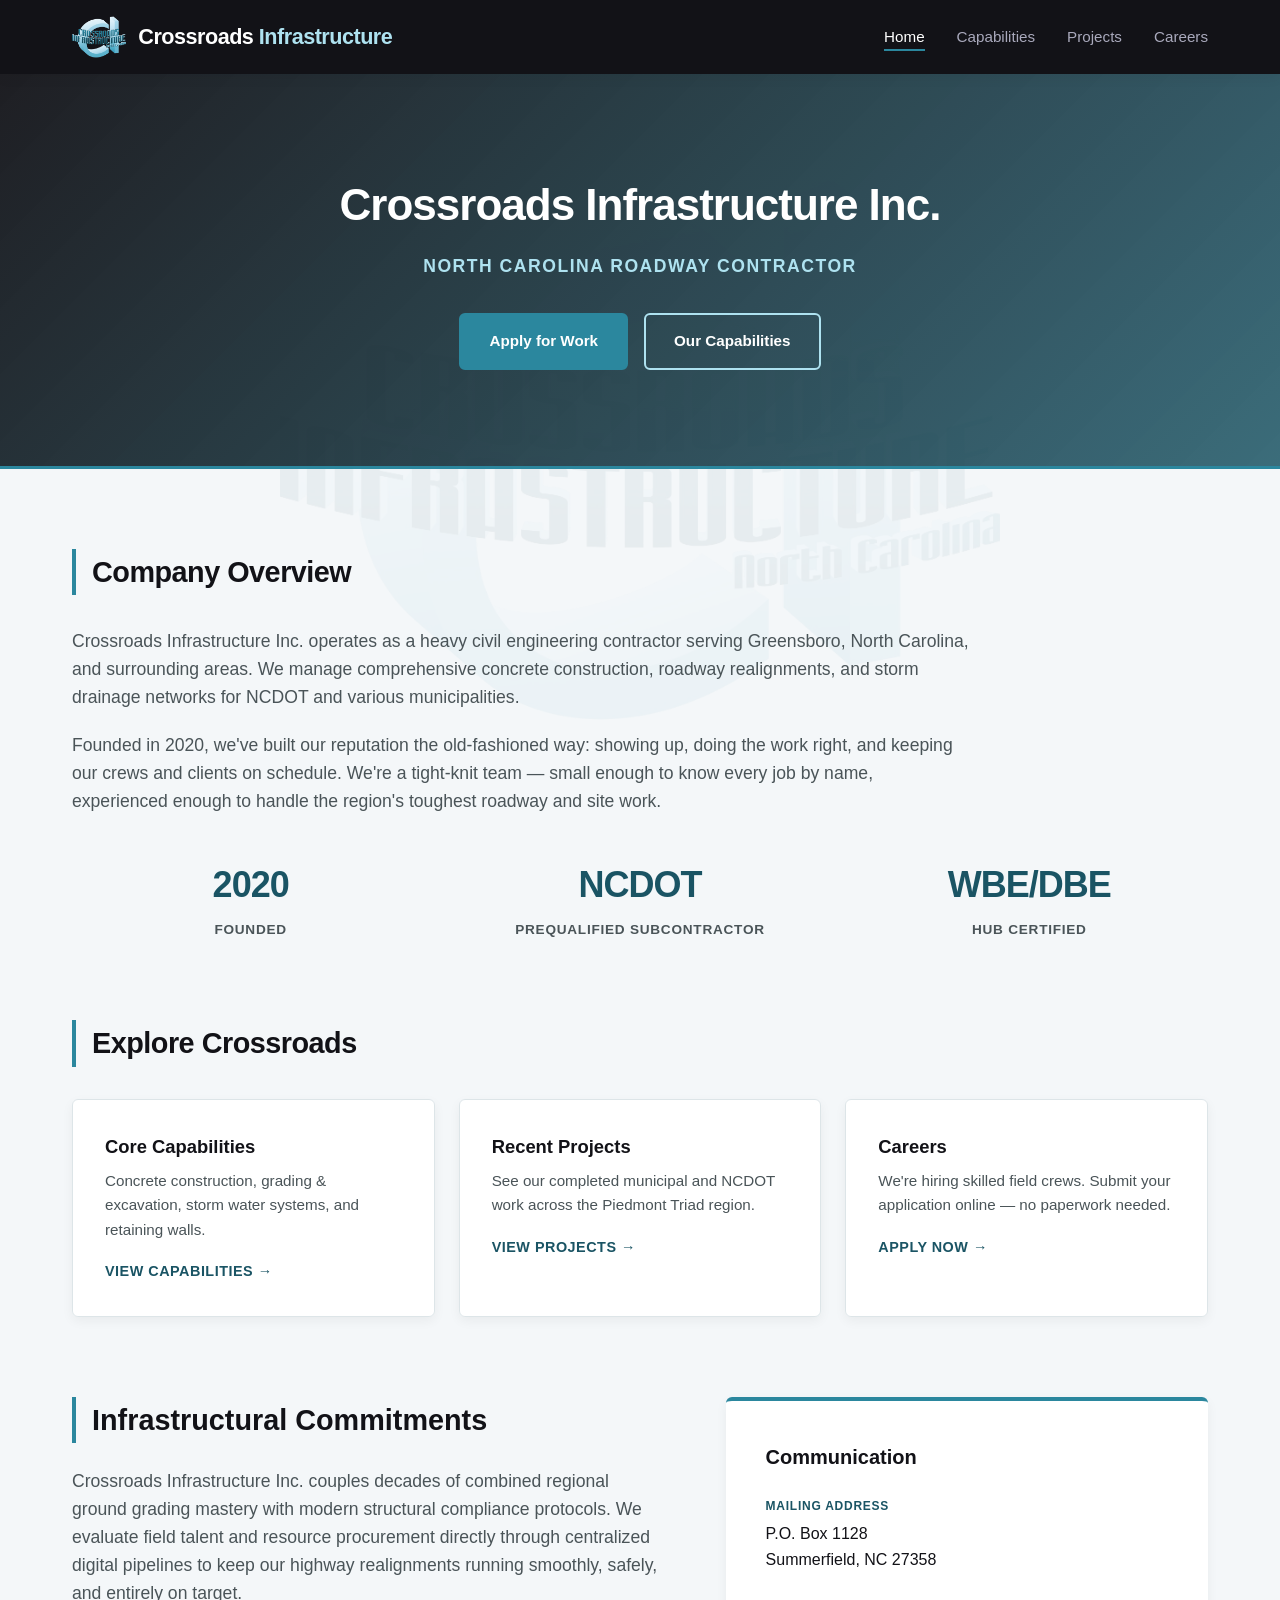
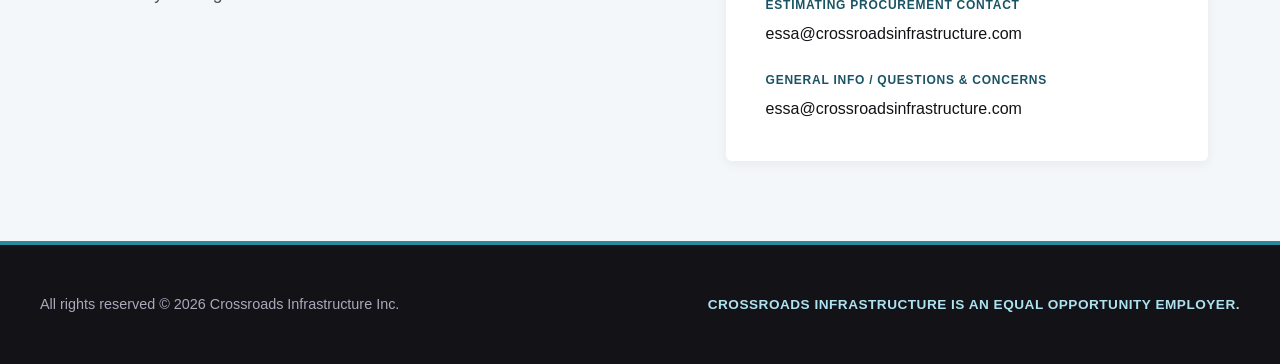
<file: index.html>
<!DOCTYPE html>
<html lang="en-US">
<head>
    <meta charset="UTF-8">
    <meta name="viewport" content="width=device-width, initial-scale=1.0">
    <title>Crossroads Infrastructure Inc. | North Carolina Roadway Contractor</title>
    <meta name="description" content="Crossroads Infrastructure Inc. is a heavy civil contractor serving Greensboro, NC and the surrounding region — concrete construction, grading, storm drainage, and retaining walls for NCDOT and municipal clients.">
    <link rel="stylesheet" href="assets/css/style.css">
</head>
<body>

    <div class="site-bg-logo"><img src="assets/images/logo.png" alt=""></div>

    <header>
        <div class="nav-container">
            <div class="logo-area">
                <img src="assets/images/logo.png" alt="Crossroads Infrastructure logo">
                <div class="logo-text">Crossroads <span>Infrastructure</span></div>
            </div>
            <nav>
                <ul>
                    <li><a href="index.html" class="active">Home</a></li>
                    <li><a href="capabilities.html">Capabilities</a></li>
                    <li><a href="projects.html">Projects</a></li>
                    <li><a href="careers.html">Careers</a></li>
                </ul>
            </nav>
        </div>
    </header>

    <div class="hero">
        <div class="hero-content">
            <h1>Crossroads Infrastructure Inc.</h1>
            <p>North Carolina Roadway Contractor</p>
            <div class="hero-ctas">
                <a href="careers.html" class="btn-cta primary">Apply for Work</a>
                <a href="capabilities.html" class="btn-cta secondary">Our Capabilities</a>
            </div>
        </div>
    </div>

    <section id="about">
        <h2 class="section-title">Company Overview</h2>
        <div class="about-text">
            <p>Crossroads Infrastructure Inc. operates as a heavy civil engineering contractor serving Greensboro, North Carolina, and surrounding areas. We manage comprehensive concrete construction, roadway realignments, and storm drainage networks for NCDOT and various municipalities.</p>
            <p>Founded in 2020, we've built our reputation the old-fashioned way: showing up, doing the work right, and keeping our crews and clients on schedule. We're a tight-knit team — small enough to know every job by name, experienced enough to handle the region's toughest roadway and site work.</p>
        </div>
        <div class="stats-strip" style="margin-top: 2.5rem;">
            <div class="stat-item">
                <div class="stat-num">2020</div>
                <div class="stat-label">Founded</div>
            </div>
            <div class="stat-item">
                <div class="stat-num">NCDOT</div>
                <div class="stat-label">Prequalified Subcontractor</div>
            </div>
            <div class="stat-item">
                <div class="stat-num">WBE/DBE</div>
                <div class="stat-label">HUB Certified</div>
            </div>
        </div>
    </section>

    <section id="explore">
        <h2 class="section-title">Explore Crossroads</h2>
        <div class="teaser-grid">
            <a href="capabilities.html" class="teaser-card">
                <h4>Core Capabilities</h4>
                <p>Concrete construction, grading & excavation, storm water systems, and retaining walls.</p>
                <span class="teaser-link">View Capabilities &rarr;</span>
            </a>
            <a href="projects.html" class="teaser-card">
                <h4>Recent Projects</h4>
                <p>See our completed municipal and NCDOT work across the Piedmont Triad region.</p>
                <span class="teaser-link">View Projects &rarr;</span>
            </a>
            <a href="careers.html" class="teaser-card">
                <h4>Careers</h4>
                <p>We're hiring skilled field crews. Submit your application online — no paperwork needed.</p>
                <span class="teaser-link">Apply Now &rarr;</span>
            </a>
        </div>
    </section>

    <div class="bottom-layout-grid">
        <div class="about-text">
            <h2 style="font-size: 1.8rem; font-weight: 700; margin-bottom: 1.5rem; border-left: 4px solid var(--primary); padding-left: 1rem; color: var(--dark);">Infrastructural Commitments</h2>
            <p>Crossroads Infrastructure Inc. couples decades of combined regional ground grading mastery with modern structural compliance protocols. We evaluate field talent and resource procurement directly through centralized digital pipelines to keep our highway realignments running smoothly, safely, and entirely on target.</p>
        </div>

        <div class="contact-card">
            <h3>Communication</h3>
            <ul class="info-list">
                <li>
                    <label>Mailing Address</label>
                    <span>P.O. Box 1128<br>Summerfield, NC 27358</span>
                </li>
                <li>
                    <label>Estimating Procurement Contact</label>
                    <a href="mailto:essa@crossroadsinfrastructure.com">essa@crossroadsinfrastructure.com</a>
                </li>
                <li>
                    <label>General Info / Questions & Concerns</label>
                    <a href="mailto:essa@crossroadsinfrastructure.com">essa@crossroadsinfrastructure.com</a>
                </li>
            </ul>
        </div>
    </div>

    <footer>
        <p>
            <span>All rights reserved &copy; 2026 Crossroads Infrastructure Inc.</span>
            <span class="eeo-tag">Crossroads Infrastructure is an equal opportunity employer.</span>
        </p>
    </footer>

</body>
</html>
</file>
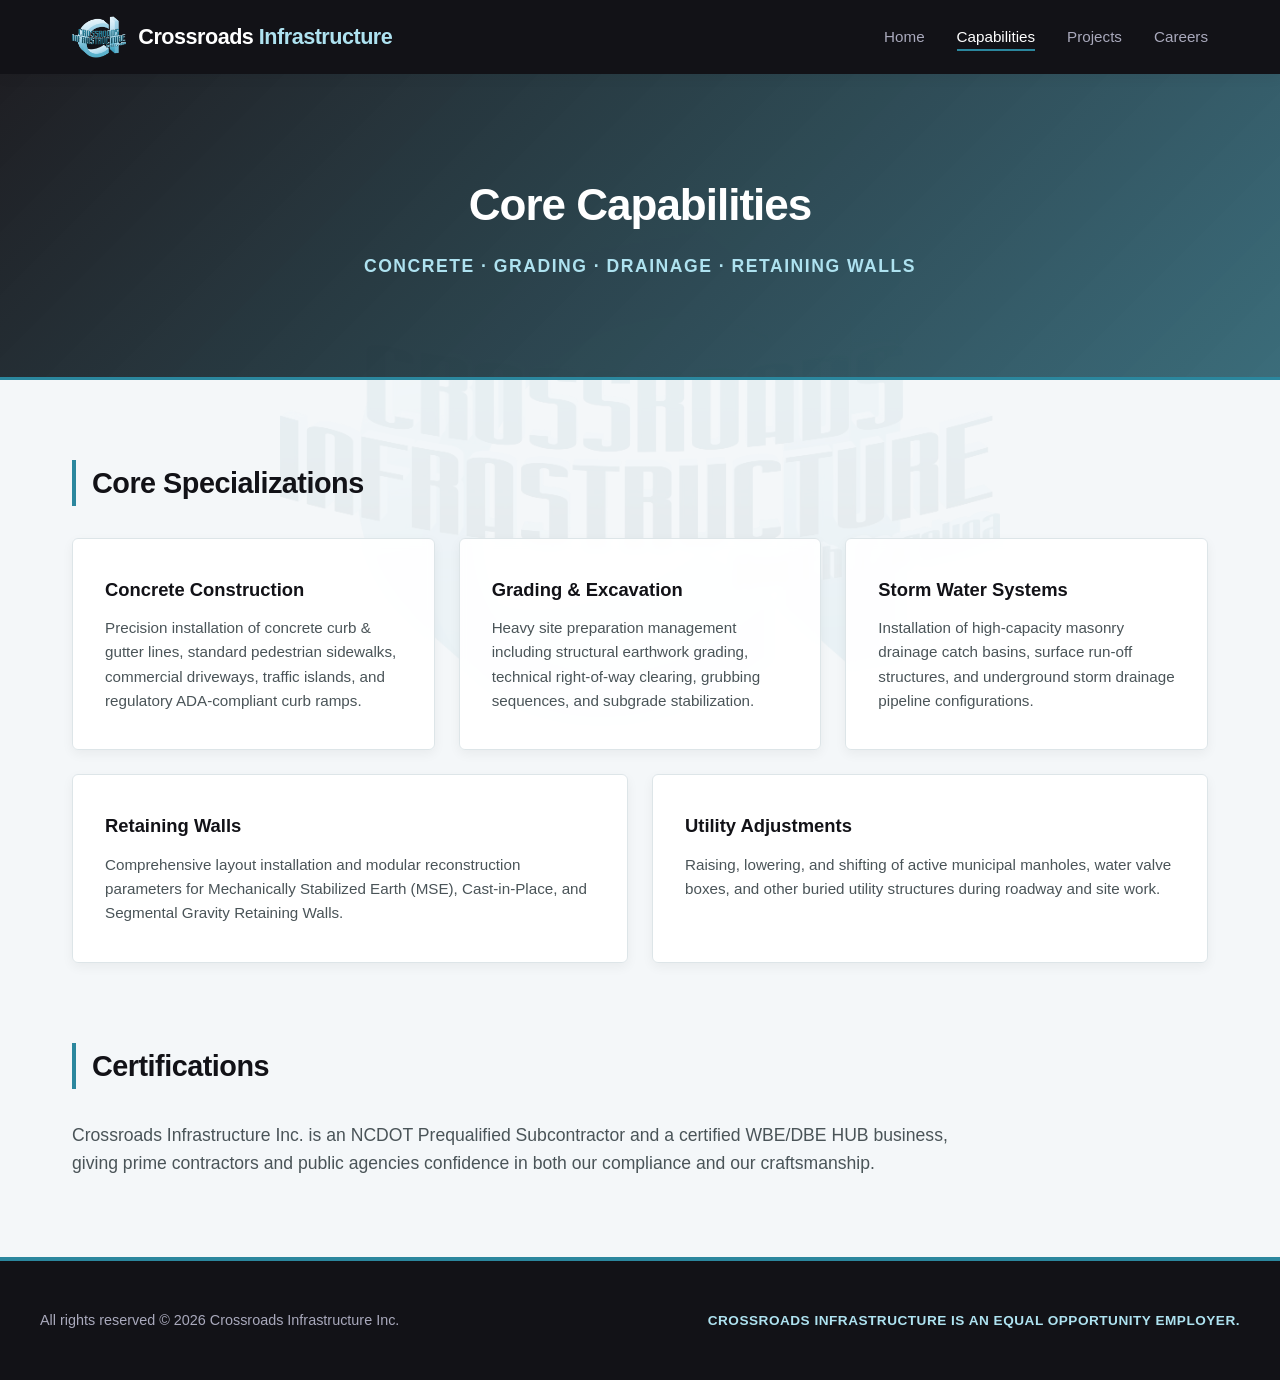
<file: capabilities.html>
<!DOCTYPE html>
<html lang="en-US">
<head>
    <meta charset="UTF-8">
    <meta name="viewport" content="width=device-width, initial-scale=1.0">
    <title>Capabilities | Crossroads Infrastructure Inc.</title>
    <meta name="description" content="Concrete construction, grading & excavation, storm water systems, and retaining walls — the core specializations of Crossroads Infrastructure Inc.">
    <link rel="stylesheet" href="assets/css/style.css">
</head>
<body>

    <div class="site-bg-logo"><img src="assets/images/logo.png" alt=""></div>

    <header>
        <div class="nav-container">
            <div class="logo-area">
                <img src="assets/images/logo.png" alt="Crossroads Infrastructure logo">
                <div class="logo-text">Crossroads <span>Infrastructure</span></div>
            </div>
            <nav>
                <ul>
                    <li><a href="index.html">Home</a></li>
                    <li><a href="capabilities.html" class="active">Capabilities</a></li>
                    <li><a href="projects.html">Projects</a></li>
                    <li><a href="careers.html">Careers</a></li>
                </ul>
            </nav>
        </div>
    </header>

    <div class="hero">
        <div class="hero-content">
            <h1>Core Capabilities</h1>
            <p>Concrete &middot; Grading &middot; Drainage &middot; Retaining Walls</p>
        </div>
    </div>

    <section id="capabilities">
        <h2 class="section-title">Core Specializations</h2>
        <div class="services-grid">
            <div class="service-card">
                <h4>Concrete Construction</h4>
                <p>Precision installation of concrete curb & gutter lines, standard pedestrian sidewalks, commercial driveways, traffic islands, and regulatory ADA-compliant curb ramps.</p>
            </div>
            <div class="service-card">
                <h4>Grading & Excavation</h4>
                <p>Heavy site preparation management including structural earthwork grading, technical right-of-way clearing, grubbing sequences, and subgrade stabilization.</p>
            </div>
            <div class="service-card">
                <h4>Storm Water Systems</h4>
                <p>Installation of high-capacity masonry drainage catch basins, surface run-off structures, and underground storm drainage pipeline configurations.</p>
            </div>
            <div class="service-card">
                <h4>Retaining Walls</h4>
                <p>Comprehensive layout installation and modular reconstruction parameters for Mechanically Stabilized Earth (MSE), Cast-in-Place, and Segmental Gravity Retaining Walls.</p>
            </div>
            <div class="service-card">
                <h4>Utility Adjustments</h4>
                <p>Raising, lowering, and shifting of active municipal manholes, water valve boxes, and other buried utility structures during roadway and site work.</p>
            </div>
        </div>
    </section>

    <section id="certifications">
        <h2 class="section-title">Certifications</h2>
        <div class="about-text">
            <p>Crossroads Infrastructure Inc. is an NCDOT Prequalified Subcontractor and a certified WBE/DBE HUB business, giving prime contractors and public agencies confidence in both our compliance and our craftsmanship.</p>
        </div>
    </section>

    <footer>
        <p>
            <span>All rights reserved &copy; 2026 Crossroads Infrastructure Inc.</span>
            <span class="eeo-tag">Crossroads Infrastructure is an equal opportunity employer.</span>
        </p>
    </footer>

</body>
</html>
</file>
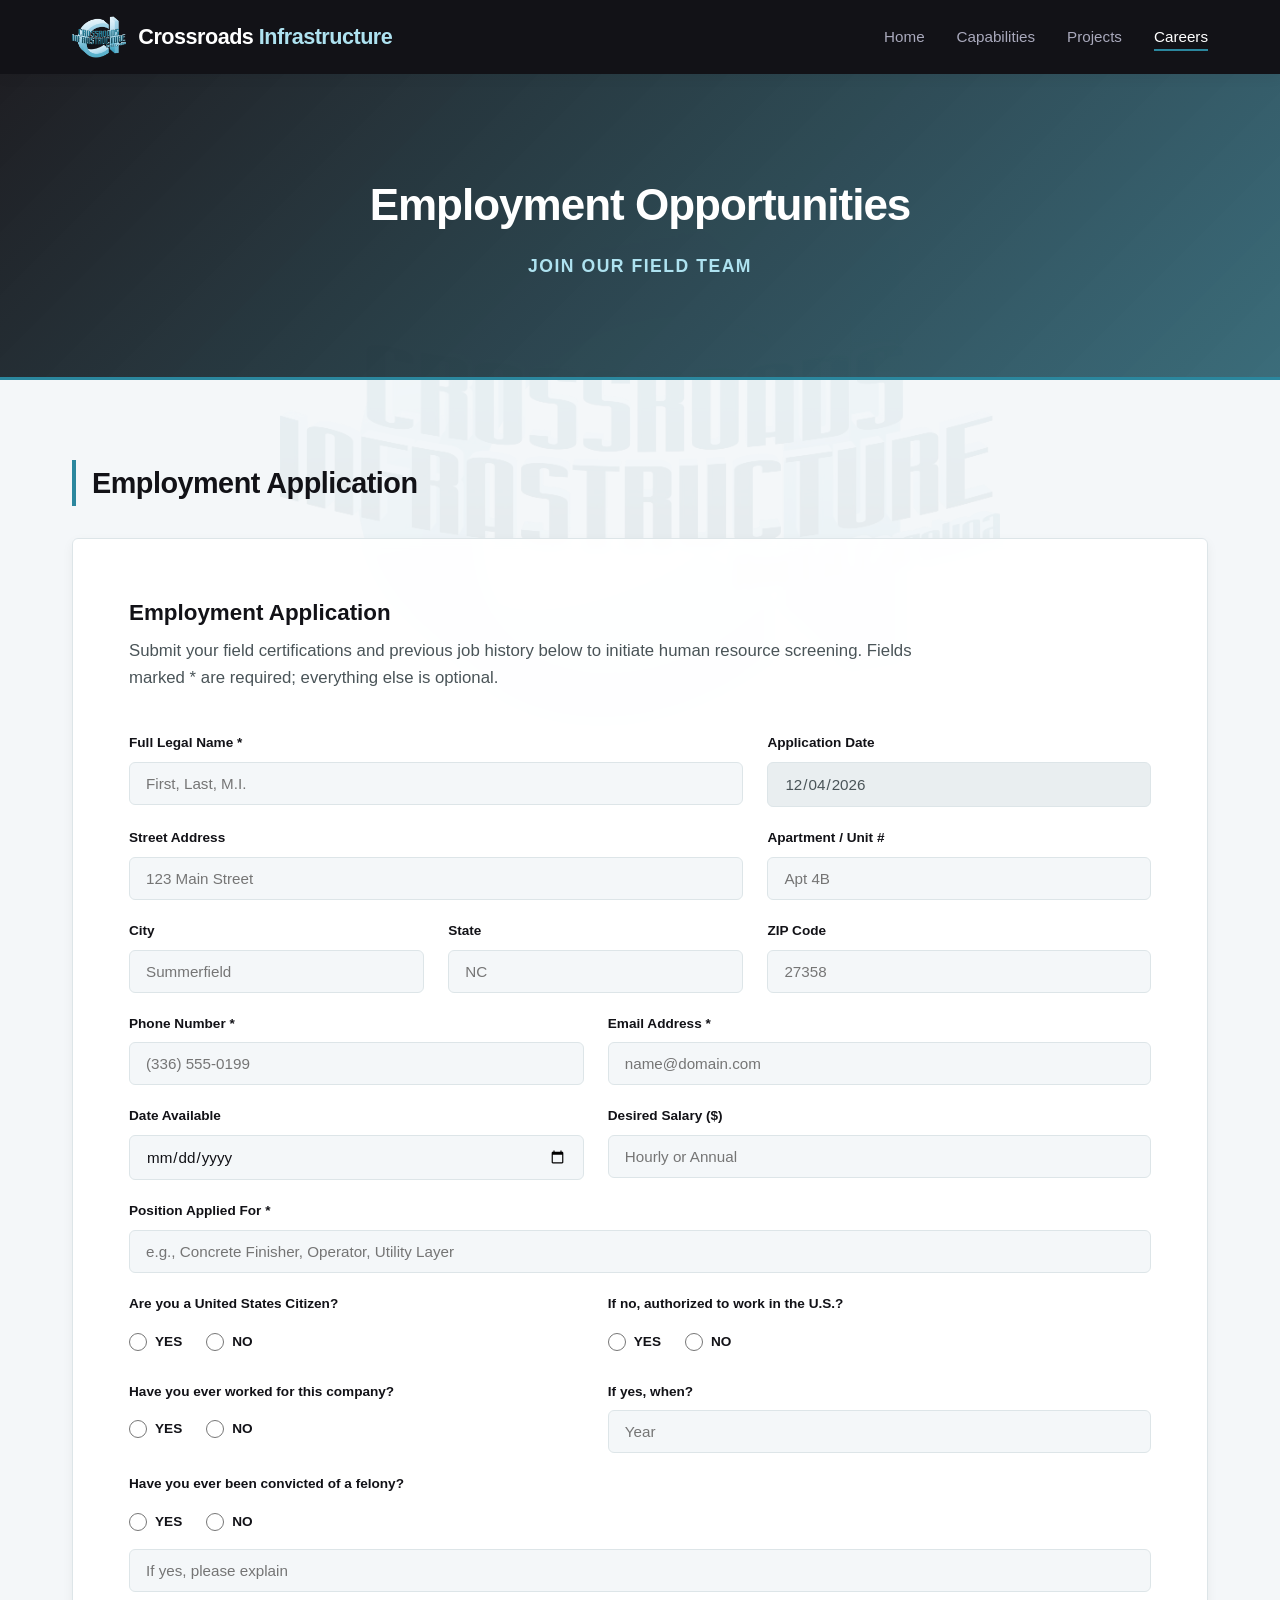
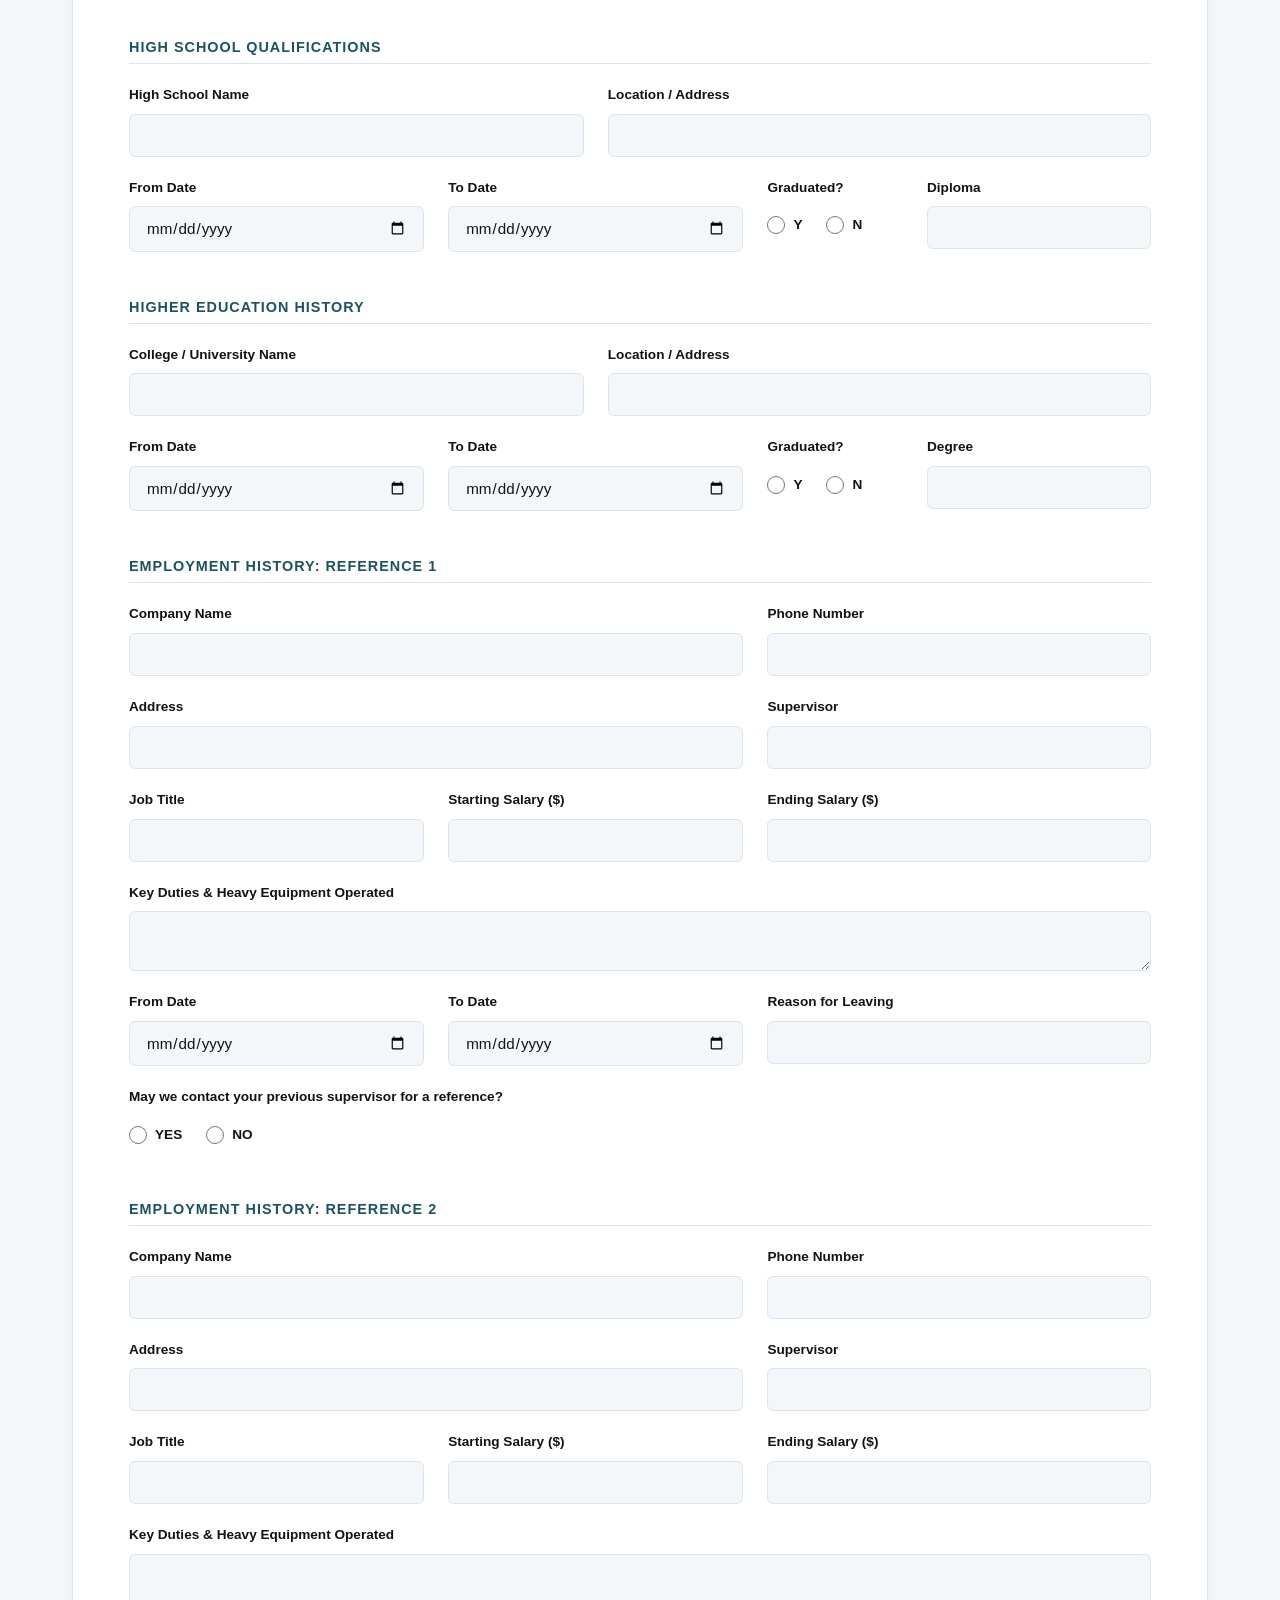
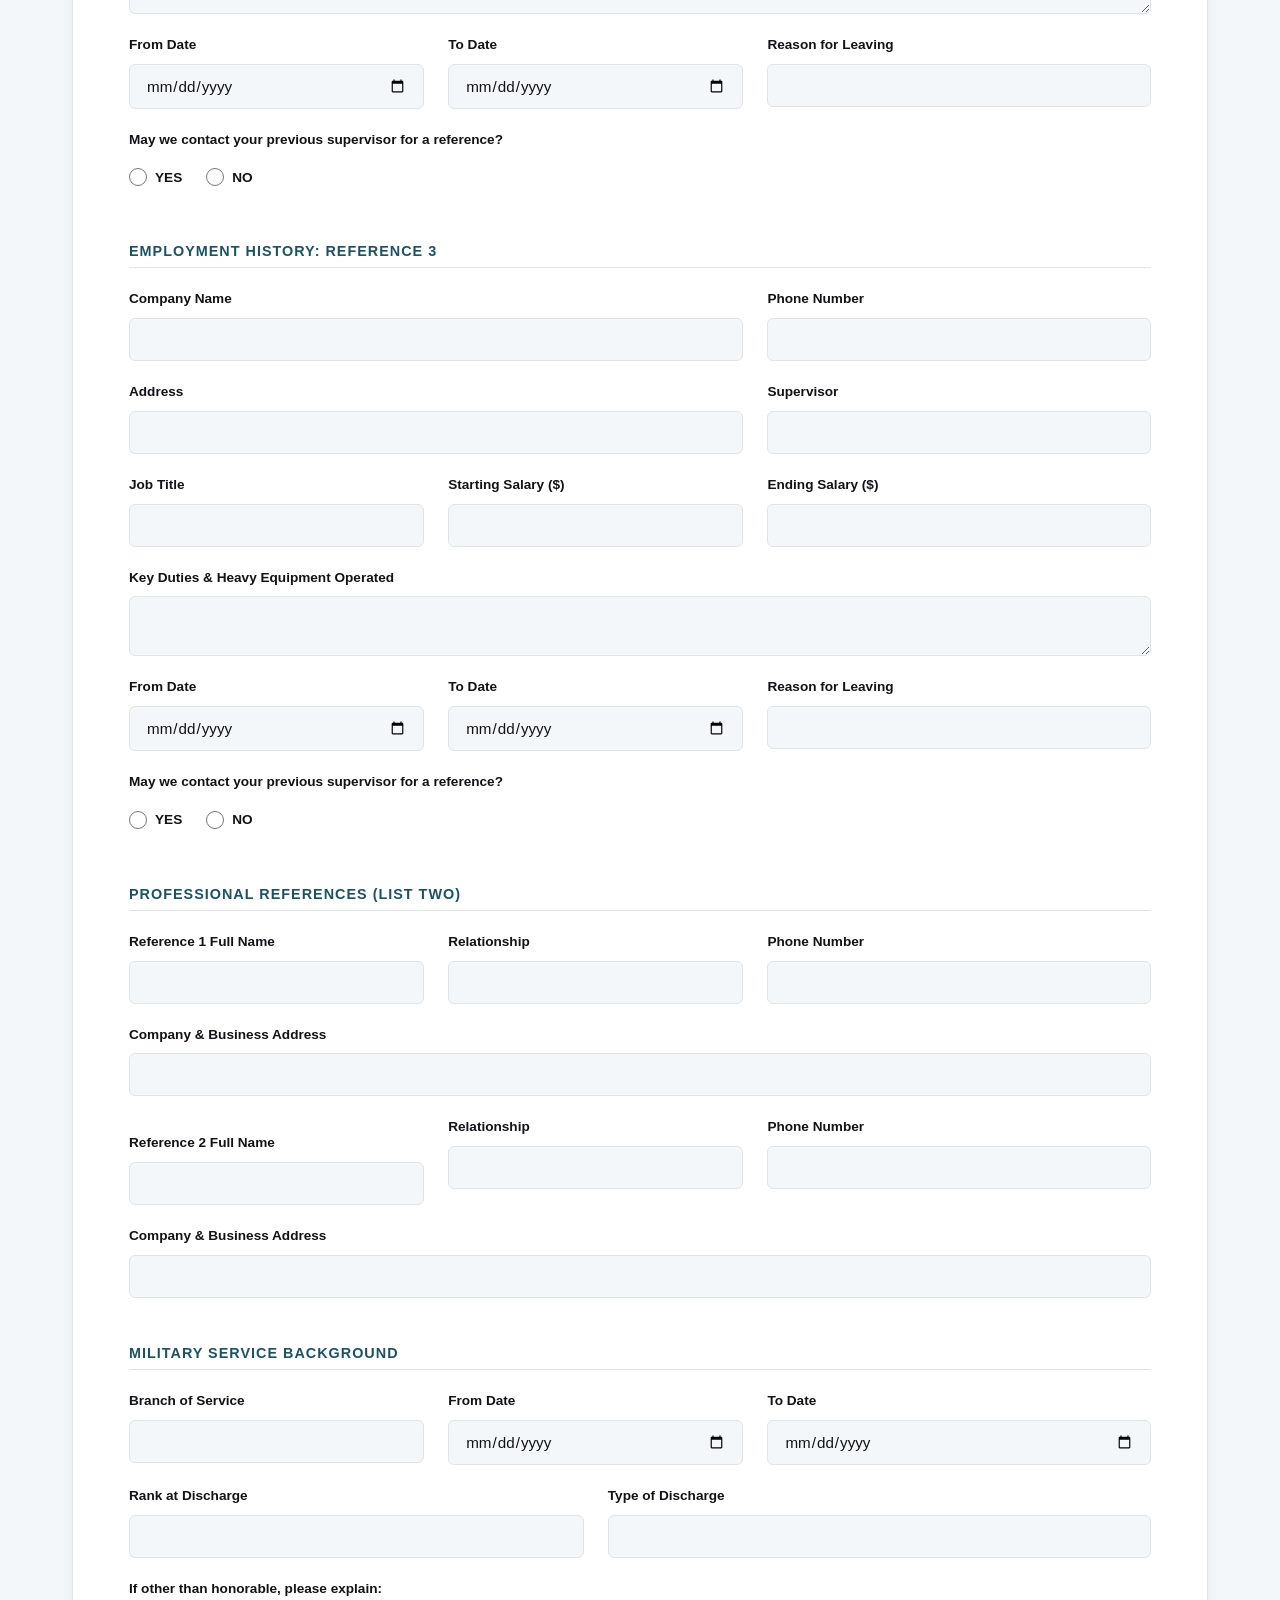
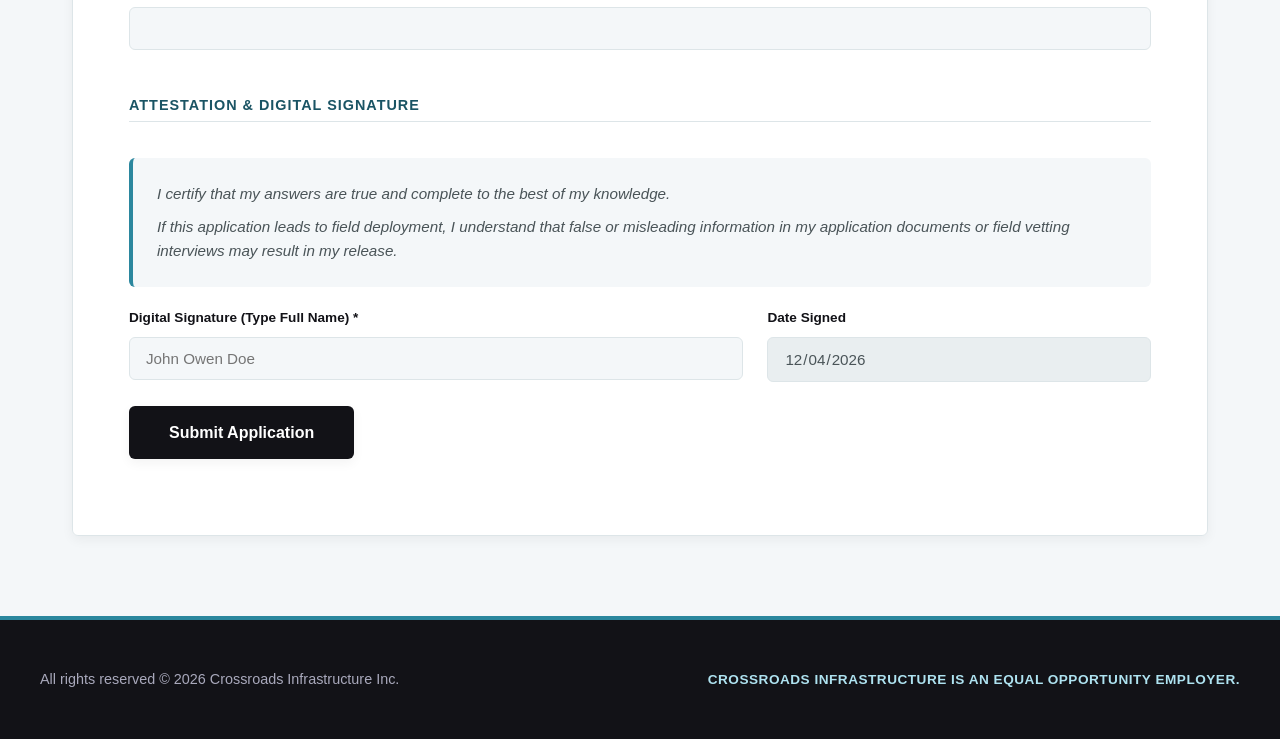
<file: careers.html>
<!DOCTYPE html>
<html lang="en-US">
<head>
    <meta charset="UTF-8">
    <meta name="viewport" content="width=device-width, initial-scale=1.0">
    <title>Careers | Crossroads Infrastructure Inc.</title>
    <meta name="description" content="Apply online for field positions at Crossroads Infrastructure Inc., a North Carolina roadway and site contractor. Concrete finishers, operators, and utility layers.">
    <link rel="stylesheet" href="assets/css/style.css">
</head>
<body>

    <div class="site-bg-logo"><img src="assets/images/logo.png" alt=""></div>

    <header>
        <div class="nav-container">
            <div class="logo-area">
                <img src="assets/images/logo.png" alt="Crossroads Infrastructure logo">
                <div class="logo-text">Crossroads <span>Infrastructure</span></div>
            </div>
            <nav>
                <ul>
                    <li><a href="index.html">Home</a></li>
                    <li><a href="capabilities.html">Capabilities</a></li>
                    <li><a href="projects.html">Projects</a></li>
                    <li><a href="careers.html" class="active">Careers</a></li>
                </ul>
            </nav>
        </div>
    </header>

    <div class="hero">
        <div class="hero-content">
            <h1>Employment Opportunities</h1>
            <p>Join Our Field Team</p>
        </div>
    </div>

    <section id="careers">
        <h2 class="section-title">Employment Application</h2>
        <div class="application-box">
            <h3 style="font-size: 1.4rem; margin-bottom: 0.5rem; font-weight: 700;">Employment Application</h3>
            <p class="form-subtitle">Submit your field certifications and previous job history below to initiate human resource screening. Fields marked * are required; everything else is optional.</p>

            <form id="application-form" method="POST">
                <div class="form-grid">

                    <div class="form-group col-4">
                        <label for="full-name">Full Legal Name *</label>
                        <input type="text" id="full-name" name="full_name" required placeholder="First, Last, M.I.">
                    </div>
                    <div class="form-group col-2">
                        <label for="app-date">Application Date</label>
                        <input type="date" id="app-date" name="app_date" readonly>
                    </div>
                    <div class="form-group col-4">
                        <label for="address">Street Address</label>
                        <input type="text" id="address" name="address" placeholder="123 Main Street">
                    </div>
                    <div class="form-group col-2">
                        <label for="unit">Apartment / Unit #</label>
                        <input type="text" id="unit" name="unit" placeholder="Apt 4B">
                    </div>
                    <div class="form-group col-2">
                        <label for="city">City</label>
                        <input type="text" id="city" name="city" placeholder="Summerfield">
                    </div>
                    <div class="form-group col-2">
                        <label for="state">State</label>
                        <input type="text" id="state" name="state" placeholder="NC">
                    </div>
                    <div class="form-group col-2">
                        <label for="zip">ZIP Code</label>
                        <input type="text" id="zip" name="zip" placeholder="27358">
                    </div>
                    <div class="form-group col-3">
                        <label for="phone">Phone Number *</label>
                        <input type="tel" id="phone" name="phone" required placeholder="(336) 555-0199">
                    </div>
                    <div class="form-group col-3">
                        <label for="email">Email Address *</label>
                        <input type="email" id="email" name="email" required placeholder="name@domain.com">
                    </div>
                    <div class="form-group col-3">
                        <label for="avail-date">Date Available</label>
                        <input type="date" id="avail-date" name="avail_date">
                    </div>
                    <div class="form-group col-3">
                        <label for="salary">Desired Salary ($)</label>
                        <input type="text" id="salary" name="salary" placeholder="Hourly or Annual">
                    </div>
                    <div class="form-group col-6">
                        <label for="position">Position Applied For *</label>
                        <input type="text" id="position" name="position" required placeholder="e.g., Concrete Finisher, Operator, Utility Layer">
                    </div>

                    <!-- Disclosures Matrix -->
                    <div class="form-group col-3">
                        <label>Are you a United States Citizen?</label>
                        <div class="choice-matrix">
                            <label class="choice-option"><input type="radio" name="citizen" value="yes"> YES</label>
                            <label class="choice-option"><input type="radio" name="citizen" value="no"> NO</label>
                        </div>
                    </div>
                    <div class="form-group col-3">
                        <label>If no, authorized to work in the U.S.?</label>
                        <div class="choice-matrix">
                            <label class="choice-option"><input type="radio" name="auth" value="yes"> YES</label>
                            <label class="choice-option"><input type="radio" name="auth" value="no"> NO</label>
                        </div>
                    </div>
                    <div class="form-group col-3">
                        <label>Have you ever worked for this company?</label>
                        <div class="choice-matrix">
                            <label class="choice-option"><input type="radio" name="past-emp" value="yes"> YES</label>
                            <label class="choice-option"><input type="radio" name="past-emp" value="no"> NO</label>
                        </div>
                    </div>
                    <div class="form-group col-3">
                        <label for="past-date">If yes, when?</label>
                        <input type="text" id="past-date" name="past_date" placeholder="Year">
                    </div>
                    <div class="form-group col-6">
                        <label>Have you ever been convicted of a felony?</label>
                        <div class="choice-matrix" style="margin-bottom: 0.5rem;">
                            <label class="choice-option"><input type="radio" name="felony" value="yes"> YES</label>
                            <label class="choice-option"><input type="radio" name="felony" value="no"> NO</label>
                        </div>
                        <input type="text" name="felony-explain" placeholder="If yes, please explain">
                    </div>

                    <!-- High School Module -->
                    <div class="form-divider-label">High School Qualifications</div>
                    <div class="form-group col-3">
                        <label for="hs">High School Name</label>
                        <input type="text" id="hs" name="hs">
                    </div>
                    <div class="form-group col-3">
                        <label for="hs-addr">Location / Address</label>
                        <input type="text" id="hs-addr" name="hs_addr">
                    </div>
                    <div class="form-group col-2">
                        <label for="hs-from">From Date</label>
                        <input type="date" id="hs-from" name="hs_from">
                    </div>
                    <div class="form-group col-2">
                        <label for="hs-to">To Date</label>
                        <input type="date" id="hs-to" name="hs_to">
                    </div>
                    <div class="form-group col-1">
                        <label>Graduated?</label>
                        <div class="choice-matrix">
                            <label class="choice-option"><input type="radio" name="hs-grad" value="yes"> Y</label>
                            <label class="choice-option"><input type="radio" name="hs-grad" value="no"> N</label>
                        </div>
                    </div>
                    <div class="form-group col-1">
                        <label for="hs-dip">Diploma</label>
                        <input type="text" id="hs-dip" name="hs_dip">
                    </div>

                    <!-- College Module -->
                    <div class="form-divider-label">Higher Education History</div>
                    <div class="form-group col-3">
                        <label for="coll">College / University Name</label>
                        <input type="text" id="coll" name="coll">
                    </div>
                    <div class="form-group col-3">
                        <label for="coll-addr">Location / Address</label>
                        <input type="text" id="coll-addr" name="coll_addr">
                    </div>
                    <div class="form-group col-2">
                        <label for="coll-from">From Date</label>
                        <input type="date" id="coll-from" name="coll_from">
                    </div>
                    <div class="form-group col-2">
                        <label for="coll-to">To Date</label>
                        <input type="date" id="coll-to" name="coll_to">
                    </div>
                    <div class="form-group col-1">
                        <label>Graduated?</label>
                        <div class="choice-matrix">
                            <label class="choice-option"><input type="radio" name="coll-grad" value="yes"> Y</label>
                            <label class="choice-option"><input type="radio" name="coll-grad" value="no"> N</label>
                        </div>
                    </div>
                    <div class="form-group col-1">
                        <label for="coll-deg">Degree</label>
                        <input type="text" id="coll-deg" name="coll_deg">
                    </div>

                    <!-- Employment Record Block 1 -->
                    <div class="form-divider-label">Employment History: Reference 1</div>
                    <div class="form-group col-4">
                        <label for="c1">Company Name</label>
                        <input type="text" id="c1" name="job1_company">
                    </div>
                    <div class="form-group col-2">
                        <label for="p1">Phone Number</label>
                        <input type="tel" id="p1" name="job1_phone">
                    </div>
                    <div class="form-group col-4">
                        <label for="a1">Address</label>
                        <input type="text" id="a1" name="job1_address">
                    </div>
                    <div class="form-group col-2">
                        <label for="s1">Supervisor</label>
                        <input type="text" id="s1" name="job1_supervisor">
                    </div>
                    <div class="form-group col-2">
                        <label for="jt1">Job Title</label>
                        <input type="text" id="jt1" name="job1_title">
                    </div>
                    <div class="form-group col-2">
                        <label for="ss1">Starting Salary ($)</label>
                        <input type="text" id="ss1" name="job1_start_salary">
                    </div>
                    <div class="form-group col-2">
                        <label for="es1">Ending Salary ($)</label>
                        <input type="text" id="es1" name="job1_end_salary">
                    </div>
                    <div class="form-group col-6">
                        <label for="r1">Key Duties & Heavy Equipment Operated</label>
                        <textarea id="r1" name="job1_duties" rows="2"></textarea>
                    </div>
                    <div class="form-group col-2">
                        <label for="f1">From Date</label>
                        <input type="date" id="f1" name="job1_from">
                    </div>
                    <div class="form-group col-2">
                        <label for="t1">To Date</label>
                        <input type="date" id="t1" name="job1_to">
                    </div>
                    <div class="form-group col-2">
                        <label for="rl1">Reason for Leaving</label>
                        <input type="text" id="rl1" name="job1_reason_leaving">
                    </div>
                    <div class="form-group col-6">
                        <label>May we contact your previous supervisor for a reference?</label>
                        <div class="choice-matrix">
                            <label class="choice-option"><input type="radio" name="contact1" value="yes"> YES</label>
                            <label class="choice-option"><input type="radio" name="contact1" value="no"> NO</label>
                        </div>
                    </div>

                    <!-- Employment Record Block 2 -->
                    <div class="form-divider-label">Employment History: Reference 2</div>
                    <div class="form-group col-4">
                        <label for="c2">Company Name</label>
                        <input type="text" id="c2" name="job2_company">
                    </div>
                    <div class="form-group col-2">
                        <label for="p2">Phone Number</label>
                        <input type="tel" id="p2" name="job2_phone">
                    </div>
                    <div class="form-group col-4">
                        <label for="a2">Address</label>
                        <input type="text" id="a2" name="job2_address">
                    </div>
                    <div class="form-group col-2">
                        <label for="s2">Supervisor</label>
                        <input type="text" id="s2" name="job2_supervisor">
                    </div>
                    <div class="form-group col-2">
                        <label for="jt2">Job Title</label>
                        <input type="text" id="jt2" name="job2_title">
                    </div>
                    <div class="form-group col-2">
                        <label for="ss2">Starting Salary ($)</label>
                        <input type="text" id="ss2" name="job2_start_salary">
                    </div>
                    <div class="form-group col-2">
                        <label for="es2">Ending Salary ($)</label>
                        <input type="text" id="es2" name="job2_end_salary">
                    </div>
                    <div class="form-group col-6">
                        <label for="r2">Key Duties & Heavy Equipment Operated</label>
                        <textarea id="r2" name="job2_duties" rows="2"></textarea>
                    </div>
                    <div class="form-group col-2">
                        <label for="f2">From Date</label>
                        <input type="date" id="f2" name="job2_from">
                    </div>
                    <div class="form-group col-2">
                        <label for="t2">To Date</label>
                        <input type="date" id="t2" name="job2_to">
                    </div>
                    <div class="form-group col-2">
                        <label for="rl2">Reason for Leaving</label>
                        <input type="text" id="rl2" name="job2_reason_leaving">
                    </div>
                    <div class="form-group col-6">
                        <label>May we contact your previous supervisor for a reference?</label>
                        <div class="choice-matrix">
                            <label class="choice-option"><input type="radio" name="contact2" value="yes"> YES</label>
                            <label class="choice-option"><input type="radio" name="contact2" value="no"> NO</label>
                        </div>
                    </div>

                    <!-- Employment Record Block 3 -->
                    <div class="form-divider-label">Employment History: Reference 3</div>
                    <div class="form-group col-4">
                        <label for="c3">Company Name</label>
                        <input type="text" id="c3" name="job3_company">
                    </div>
                    <div class="form-group col-2">
                        <label for="p3">Phone Number</label>
                        <input type="tel" id="p3" name="job3_phone">
                    </div>
                    <div class="form-group col-4">
                        <label for="a3">Address</label>
                        <input type="text" id="a3" name="job3_address">
                    </div>
                    <div class="form-group col-2">
                        <label for="s3">Supervisor</label>
                        <input type="text" id="s3" name="job3_supervisor">
                    </div>
                    <div class="form-group col-2">
                        <label for="jt3">Job Title</label>
                        <input type="text" id="jt3" name="job3_title">
                    </div>
                    <div class="form-group col-2">
                        <label for="ss3">Starting Salary ($)</label>
                        <input type="text" id="ss3" name="job3_start_salary">
                    </div>
                    <div class="form-group col-2">
                        <label for="es3">Ending Salary ($)</label>
                        <input type="text" id="es3" name="job3_end_salary">
                    </div>
                    <div class="form-group col-6">
                        <label for="r3">Key Duties & Heavy Equipment Operated</label>
                        <textarea id="r3" name="job3_duties" rows="2"></textarea>
                    </div>
                    <div class="form-group col-2">
                        <label for="f3">From Date</label>
                        <input type="date" id="f3" name="job3_from">
                    </div>
                    <div class="form-group col-2">
                        <label for="t3">To Date</label>
                        <input type="date" id="t3" name="job3_to">
                    </div>
                    <div class="form-group col-2">
                        <label for="rl3">Reason for Leaving</label>
                        <input type="text" id="rl3" name="job3_reason_leaving">
                    </div>
                    <div class="form-group col-6">
                        <label>May we contact your previous supervisor for a reference?</label>
                        <div class="choice-matrix">
                            <label class="choice-option"><input type="radio" name="contact3" value="yes"> YES</label>
                            <label class="choice-option"><input type="radio" name="contact3" value="no"> NO</label>
                        </div>
                    </div>

                    <!-- Professional References -->
                    <div class="form-divider-label">Professional References (List Two)</div>
                    <div class="form-group col-2">
                        <label for="rname1">Reference 1 Full Name</label>
                        <input type="text" id="rname1" name="ref1_name">
                    </div>
                    <div class="form-group col-2">
                        <label for="rrel1">Relationship</label>
                        <input type="text" id="rrel1" name="ref1_relationship">
                    </div>
                    <div class="form-group col-2">
                        <label for="rph1">Phone Number</label>
                        <input type="tel" id="rph1" name="ref1_phone">
                    </div>
                    <div class="form-group col-6">
                        <label for="radd1">Company & Business Address</label>
                        <input type="text" id="radd1" name="ref1_address">
                    </div>

                    <div class="form-group col-2" style="margin-top: 1rem;">
                        <label for="rname2">Reference 2 Full Name</label>
                        <input type="text" id="rname2" name="ref2_name">
                    </div>
                    <div class="form-group col-2">
                        <label for="rrel2">Relationship</label>
                        <input type="text" id="rrel2" name="ref2_relationship">
                    </div>
                    <div class="form-group col-2">
                        <label for="rph2">Phone Number</label>
                        <input type="tel" id="rph2" name="ref2_phone">
                    </div>
                    <div class="form-group col-6">
                        <label for="radd2">Company & Business Address</label>
                        <input type="text" id="radd2" name="ref2_address">
                    </div>

                    <!-- Military Service History -->
                    <div class="form-divider-label">Military Service Background</div>
                    <div class="form-group col-2">
                        <label for="mil-branch">Branch of Service</label>
                        <input type="text" id="mil-branch" name="mil_branch">
                    </div>
                    <div class="form-group col-2">
                        <label for="mil-from">From Date</label>
                        <input type="date" id="mil-from" name="mil_from">
                    </div>
                    <div class="form-group col-2">
                        <label for="mil-to">To Date</label>
                        <input type="date" id="mil-to" name="mil_to">
                    </div>
                    <div class="form-group col-3">
                        <label for="mil-rank">Rank at Discharge</label>
                        <input type="text" id="mil-rank" name="mil_rank">
                    </div>
                    <div class="form-group col-3">
                        <label for="mil-type">Type of Discharge</label>
                        <input type="text" id="mil-type" name="mil_type">
                    </div>
                    <div class="form-group col-6">
                        <label for="mil-explain">If other than honorable, please explain:</label>
                        <input type="text" id="mil-explain" name="mil_explain">
                    </div>

                    <!-- Attestation Footprint -->
                    <div class="form-divider-label">Attestation & Digital Signature</div>
                    <div class="disclaimer-box">
                        <p><em>I certify that my answers are true and complete to the best of my knowledge.</em></p>
                        <p><em>If this application leads to field deployment, I understand that false or misleading information in my application documents or field vetting interviews may result in my release.</em></p>
                    </div>
                    <div class="form-group col-4">
                        <label for="signature">Digital Signature (Type Full Name) *</label>
                        <input type="text" id="signature" name="signature" required placeholder="John Owen Doe">
                    </div>
                    <div class="form-group col-2">
                        <label for="sig-date">Date Signed</label>
                        <input type="date" id="sig-date" name="sig_date" readonly>
                    </div>
                </div>

                <div class="hp-field" aria-hidden="true"><label for="website-url">Leave this field empty</label><input type="text" id="website-url" name="_hp" tabindex="-1" autocomplete="off"></div>
                <button type="submit" class="btn-submit" id="submit-btn">Submit Application</button>
                <p id="form-status" class="form-status" role="status" aria-live="polite"></p>
            </form>
        </div>
    </section>

    <footer>
        <p>
            <span>All rights reserved &copy; 2026 Crossroads Infrastructure Inc.</span>
            <span class="eeo-tag">Crossroads Infrastructure is an equal opportunity employer.</span>
        </p>
    </footer>

    <script>
    (function () {
        // Paste the Google Apps Script web app URL (ends in /exec) between the quotes.
        var ENDPOINT = "https://script.google.com/macros/s/AKfycbwFibkXxay3uamS27oBa-34J4fJxByjiZp8OLCGGOpRMkCLrUh9n3z3fnsjP7vAO_ibeg/exec";
        var FALLBACK_EMAIL = "essa@crossroadsinfrastructure.com";

        function today() {
            var d = new Date();
            return new Date(d.getTime() - d.getTimezoneOffset() * 60000).toISOString().slice(0, 10);
        }
        function setDates() {
            document.getElementById("app-date").value = today();
            document.getElementById("sig-date").value = today();
        }

        var form = document.getElementById("application-form");
        setDates();
        var btn = document.getElementById("submit-btn");
        var status = document.getElementById("form-status");

        function show(msg, ok) {
            status.textContent = msg;
            status.className = "form-status " + (ok ? "ok" : "err");
            status.scrollIntoView({ behavior: "smooth", block: "center" });
        }

        form.addEventListener("submit", function (e) {
            e.preventDefault();
            if (!ENDPOINT) {
                show("Online applications are not switched on yet. Please email " + FALLBACK_EMAIL + " to apply.", false);
                return;
            }
            setDates();
            var data = {};
            new FormData(form).forEach(function (v, k) { data[k] = String(v); });
            btn.disabled = true;
            btn.textContent = "Submitting...";
            fetch(ENDPOINT, {
                method: "POST",
                mode: "no-cors",                       // Apps Script rejects JSON content-types; text/plain avoids the CORS preflight
                headers: { "Content-Type": "text/plain;charset=utf-8" },
                body: JSON.stringify(data)
            }).then(function () {
                form.reset();
                setDates();
                btn.textContent = "Application Submitted";
                show("Thank you. Your application has been received and our team will review it.", true);
            }).catch(function () {
                btn.disabled = false;
                btn.textContent = "Submit Application";
                show("Something went wrong sending your application. Please try again, or email " + FALLBACK_EMAIL + ".", false);
            });
        });
    })();
    </script>

</body>
</html>
</file>
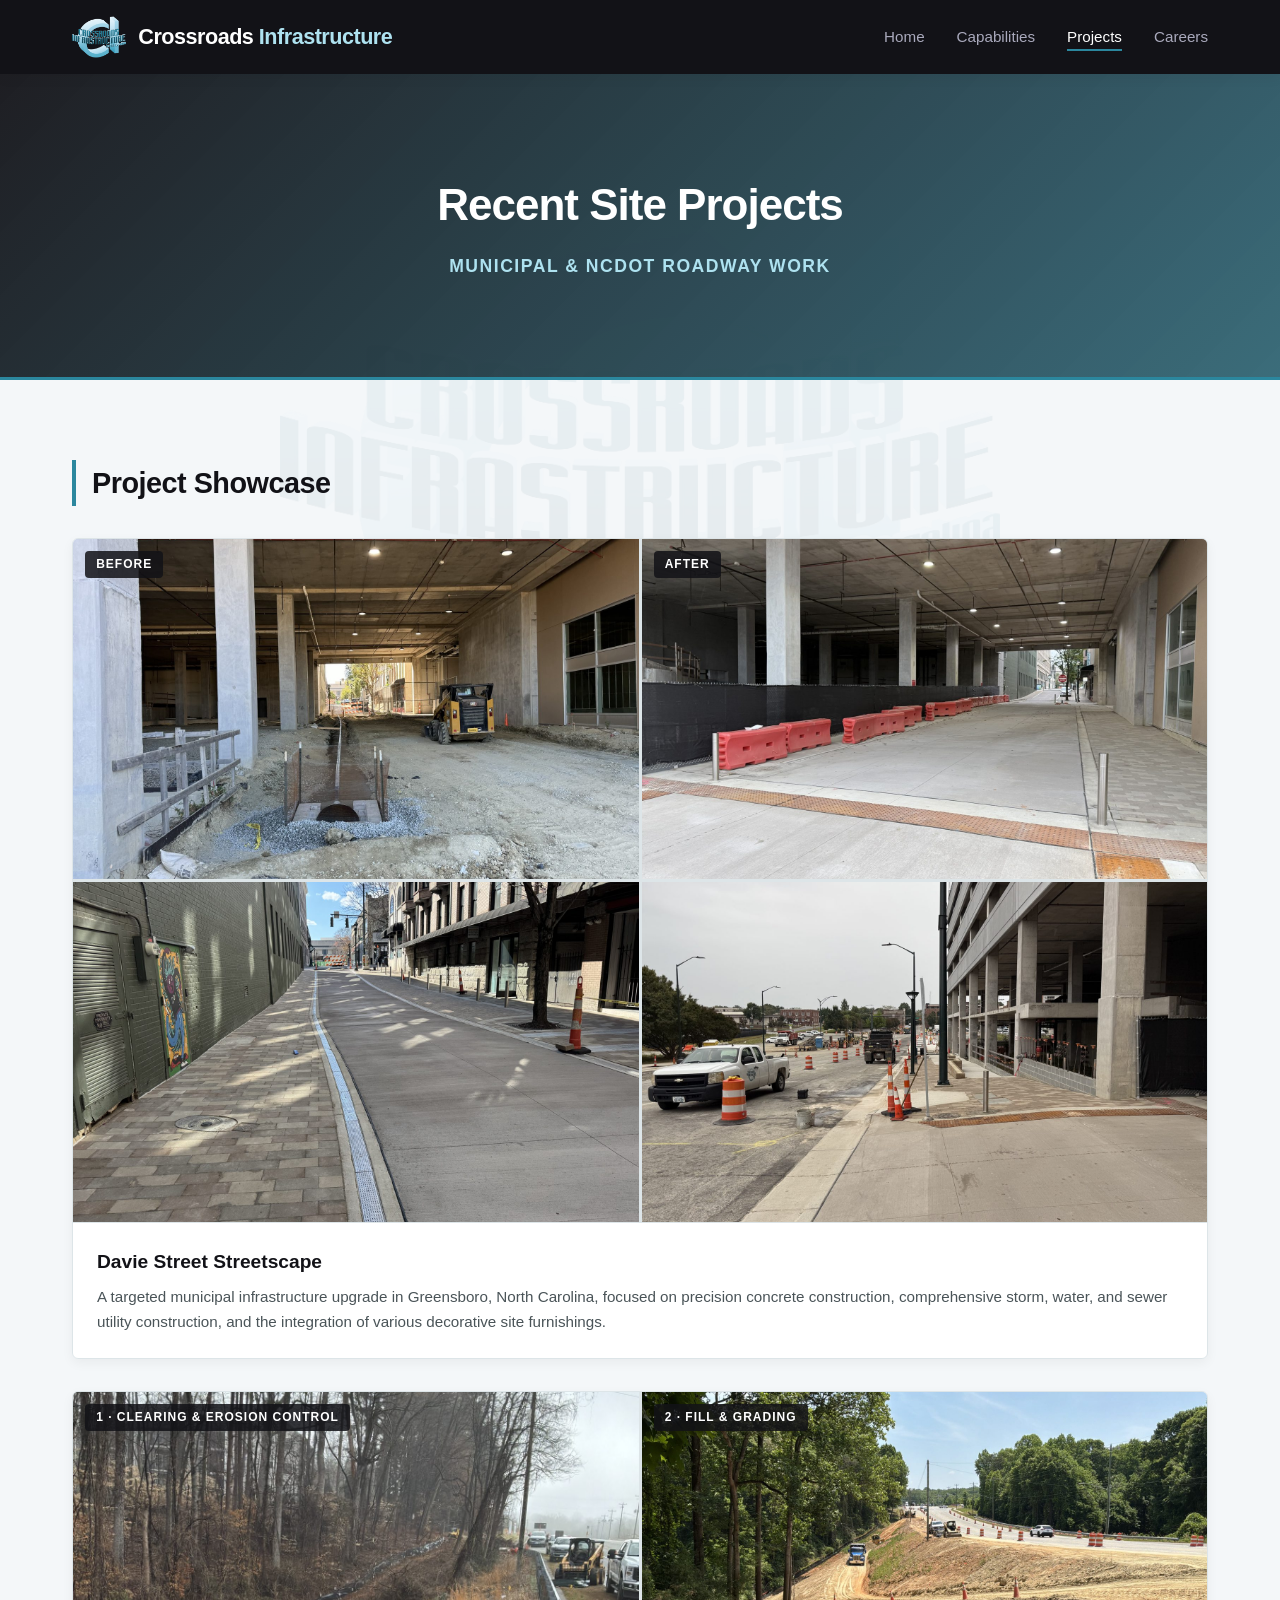
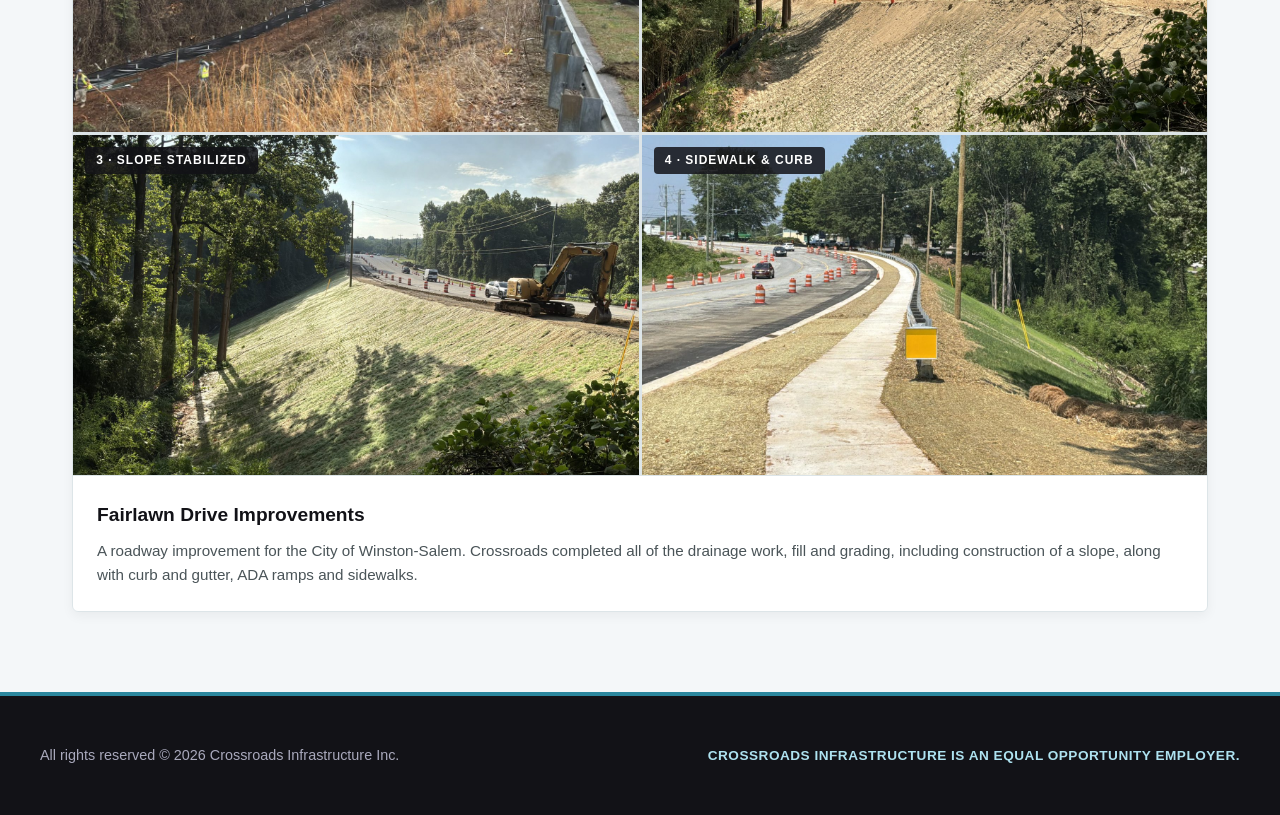
<file: projects.html>
<!DOCTYPE html>
<html lang="en-US">
<head>
    <meta charset="UTF-8">
    <meta name="viewport" content="width=device-width, initial-scale=1.0">
    <title>Projects | Crossroads Infrastructure Inc.</title>
    <meta name="description" content="Recent municipal and NCDOT roadway and site projects completed by Crossroads Infrastructure Inc. in Greensboro and Winston-Salem, NC.">
    <link rel="stylesheet" href="assets/css/style.css">
</head>
<body>

    <div class="site-bg-logo"><img src="assets/images/logo.png" alt=""></div>

    <header>
        <div class="nav-container">
            <div class="logo-area">
                <img src="assets/images/logo.png" alt="Crossroads Infrastructure logo">
                <div class="logo-text">Crossroads <span>Infrastructure</span></div>
            </div>
            <nav>
                <ul>
                    <li><a href="index.html">Home</a></li>
                    <li><a href="capabilities.html">Capabilities</a></li>
                    <li><a href="projects.html" class="active">Projects</a></li>
                    <li><a href="careers.html">Careers</a></li>
                </ul>
            </nav>
        </div>
    </header>

    <div class="hero">
        <div class="hero-content">
            <h1>Recent Site Projects</h1>
            <p>Municipal &amp; NCDOT Roadway Work</p>
        </div>
    </div>

    <section id="projects">
        <h2 class="section-title">Project Showcase</h2>
        <div class="projects-grid">
            <div class="project-card">
                <div class="project-gallery">
                    <a href="assets/images/davie-before.jpg" data-label="Before" target="_blank" rel="noopener"><img src="assets/images/davie-before.jpg" alt="Davie Street underpass before paving: gravel base, pipe and trench with a skid steer on site" loading="lazy"></a>
                    <a href="assets/images/davie-after.jpg" data-label="After" target="_blank" rel="noopener"><img src="assets/images/davie-after.jpg" alt="Davie Street underpass after construction: finished concrete roadway, paver sidewalk, bollards and detectable warning strips" loading="lazy"></a>
                    <a href="assets/images/davie-street-1.jpg" target="_blank" rel="noopener"><img src="assets/images/davie-street-1.jpg" alt="Finished Davie Street with concrete roadway, brick-paver sidewalk and trench drain" loading="lazy"></a>
                    <a href="assets/images/davie-street-2.jpg" target="_blank" rel="noopener"><img src="assets/images/davie-street-2.jpg" alt="Crews and traffic control during Davie Street sidewalk and curb construction" loading="lazy"></a>
                </div>
                <div class="project-details">
                    <h3>Davie Street Streetscape</h3>
                    <p>A targeted municipal infrastructure upgrade in Greensboro, North Carolina, focused on precision concrete construction, comprehensive storm, water, and sewer utility construction, and the integration of various decorative site furnishings.</p>
                </div>
            </div>
            <div class="project-card">
                <div class="project-gallery">
                    <a href="assets/images/fairlawn-clearing.jpg" data-label="1 &middot; Clearing &amp; erosion control" target="_blank" rel="noopener"><img src="assets/images/fairlawn-clearing.jpg" style="object-position: 50% 30%;" alt="Cleared hillside beside Fairlawn Drive with silt fence installed along the slope and a skid steer by the existing guardrail" loading="lazy"></a>
                    <a href="assets/images/fairlawn-fill.jpg" data-label="2 &middot; Fill &amp; grading" target="_blank" rel="noopener"><img src="assets/images/fairlawn-fill.jpg" alt="Fill being placed and graded to form the new slope beside Fairlawn Drive, with a dump truck and skid steer working" loading="lazy"></a>
                    <a href="assets/images/fairlawn-slope.jpg" data-label="3 &middot; Slope stabilized" target="_blank" rel="noopener"><img src="assets/images/fairlawn-slope.jpg" alt="Large graded and seeded slope beside Fairlawn Drive with an excavator working at the top" loading="lazy"></a>
                    <a href="assets/images/fairlawn-sidewalk.jpg" data-label="4 &middot; Sidewalk &amp; curb" target="_blank" rel="noopener"><img src="assets/images/fairlawn-sidewalk.jpg" alt="New concrete sidewalk and curb along Fairlawn Drive beside the new slope and guardrail" loading="lazy"></a>
                </div>
                <div class="project-details">
                    <h3>Fairlawn Drive Improvements</h3>
                    <p>A roadway improvement for the City of Winston-Salem. Crossroads completed all of the drainage work, fill and grading, including construction of a slope, along with curb and gutter, ADA ramps and sidewalks.</p>
                </div>
            </div>
        </div>
    </section>

    <footer>
        <p>
            <span>All rights reserved &copy; 2026 Crossroads Infrastructure Inc.</span>
            <span class="eeo-tag">Crossroads Infrastructure is an equal opportunity employer.</span>
        </p>
    </footer>

</body>
</html>
</file>
<file: assets/css/style.css>
/* Crossroads Infrastructure — Shared Stylesheet */
:root {
    --primary: #2B879E;
    --primary-light: #AEE2F0;
    --primary-dark: #1A5464;
    --dark: #121217;
    --light: #F4F7F9;
    --border: #DDE5E8;
    --text: #4A5458;
    --white: #FFFFFF;
    --radius: 6px;
    --shadow: 0 4px 12px rgba(18, 18, 23, 0.05);
    --transition: all 0.2s cubic-bezier(0.4, 0, 0.2, 1);
}

* { box-sizing: border-box; margin: 0; padding: 0; font-family: 'Segoe UI', Tahoma, Geneva, Verdana, sans-serif; }
html { scroll-behavior: smooth; }
body { background-color: var(--light); color: var(--dark); line-height: 1.6; -webkit-font-smoothing: antialiased; position: relative; overflow-x: hidden; }
a { text-decoration: none; color: inherit; transition: var(--transition); }

/* Fixed Watermarked Brand Background */
.site-bg-logo {
    position: fixed;
    top: 50%;
    left: 50%;
    transform: translate(-50%, -50%);
    width: 60vw;
    max-width: 720px;
    opacity: 0.06;
    user-select: none;
    pointer-events: none;
    z-index: 0;
    filter: grayscale(15%);
}
.site-bg-logo img { width: 100%; height: auto; display: block; }

/* Every direct section/header/footer needs to sit above the watermark */
header, .hero, section, .bottom-layout-grid, footer { position: relative; z-index: 1; }

/* Navigation Header Structure */
header { background: var(--dark); color: var(--white); position: sticky; top: 0; z-index: 1000; box-shadow: var(--shadow); }
.nav-container { max-width: 1200px; margin: 0 auto; display: flex; justify-content: space-between; align-items: center; padding: 1rem 2rem; }
.logo-area { display: flex; align-items: center; gap: 0.75rem; }
.logo-area img { height: 42px; width: auto; display: block; }
.logo-text { font-size: 1.35rem; font-weight: 700; letter-spacing: -0.5px; color: var(--white); }
.logo-text span { color: var(--primary-light); }

nav ul { display: flex; list-style: none; gap: 2rem; font-size: 0.95rem; font-weight: 500; }
nav a { color: #A9A9BC; padding: 0.25rem 0; border-bottom: 2px solid transparent; }
nav a:hover, nav a.active { color: var(--white); border-bottom-color: var(--primary); }

/* Hero Showcase Banner */
.hero { background: linear-gradient(135deg, rgba(18,18,23,0.95) 0%, rgba(26,84,100,0.85) 100%); color: var(--white); padding: 6rem 2rem; text-align: center; border-bottom: 3px solid var(--primary); }
.hero-content { max-width: 800px; margin: 0 auto; }
.hero h1 { font-size: 2.75rem; font-weight: 700; margin-bottom: 0.75rem; letter-spacing: -1px; }
.hero p { font-size: 1.1rem; color: var(--primary-light); font-weight: 600; text-transform: uppercase; letter-spacing: 1.5px; }

/* Section Layout Architecture */
section { max-width: 1200px; margin: 5rem auto; padding: 0 2rem; scroll-margin-top: 5rem; }
.section-title { font-size: 1.8rem; font-weight: 700; margin-bottom: 2rem; border-left: 4px solid var(--primary); padding-left: 1rem; color: var(--dark); letter-spacing: -0.5px; }

/* Company Profile Content */
.about-text p { font-size: 1.1rem; color: var(--text); margin-bottom: 1.25rem; max-width: 900px; }
.about-text p:last-child { margin-bottom: 0; }

/* Capability Matrix Layout */
.services-grid { display: grid; grid-template-columns: repeat(6, 1fr); gap: 1.5rem; margin-bottom: 2rem; }
.services-grid .service-card { grid-column: span 2; }
.services-grid .service-card:nth-child(n+4) { grid-column: span 3; }
.service-card { background: rgba(255, 255, 255, 0.92); backdrop-filter: blur(4px); padding: 2.25rem 2rem; display: flex; flex-direction: column; justify-content: flex-start; border-radius: var(--radius); border: 1px solid var(--border); transition: var(--transition); box-shadow: var(--shadow); }
.service-card:hover { transform: translateY(-4px); border-color: var(--primary); background: var(--white); }
.service-card h4 { font-size: 1.15rem; margin-bottom: 0.75rem; color: var(--dark); font-weight: 700; }
.service-card p { color: var(--text); font-size: 0.95rem; }

/* Project Media Gallery Layout */
.projects-grid { display: grid; grid-template-columns: 1fr; gap: 2rem; }
.project-card { background: rgba(255, 255, 255, 0.92); backdrop-filter: blur(4px); border-radius: var(--radius); border: 1px solid var(--border); overflow: hidden; box-shadow: var(--shadow); transition: var(--transition); }
.project-card:hover { transform: translateY(-4px); border-color: var(--primary); background: var(--white); }
.project-img-frame { width: 100%; height: 220px; background-color: #E4ECEF; display: flex; align-items: center; justify-content: center; font-weight: 600; color: var(--primary-dark); text-align: center; padding: 1rem; border-bottom: 1px solid var(--border); background-size: cover; background-position: center; }
.project-gallery { display: grid; grid-template-columns: repeat(2, 1fr); gap: 3px; border-bottom: 1px solid var(--border); background: var(--border); }
.project-gallery a { display: block; overflow: hidden; position: relative; }
.project-gallery a[data-label]::after { content: attr(data-label); position: absolute; left: 12px; top: 12px; background: rgba(18,18,23,0.85); color: var(--white); padding: 0.25rem 0.7rem; border-radius: 4px; font-size: 0.75rem; font-weight: 700; letter-spacing: 1px; text-transform: uppercase; }
.project-gallery img { width: 100%; height: 340px; object-fit: cover; display: block; transition: transform 0.4s ease; }
.project-gallery a:hover img { transform: scale(1.03); }
.project-details { padding: 1.5rem; }
.project-details h3 { font-size: 1.2rem; margin-bottom: 0.5rem; color: var(--dark); font-weight: 700; }
.project-details p { font-size: 0.95rem; color: var(--text); }

/* Employment Form */
.application-box { background: rgba(255, 255, 255, 0.92); backdrop-filter: blur(4px); padding: 3.5rem; border-radius: var(--radius); border: 1px solid var(--border); box-shadow: var(--shadow); }
.form-subtitle { margin-bottom: 2.5rem; color: var(--text); font-size: 1.05rem; max-width: 800px; }

.form-grid { display: grid; grid-template-columns: repeat(6, 1fr); gap: 1.25rem 1.5rem; }
.form-group { display: flex; flex-direction: column; grid-column: span 6; }

.col-1 { grid-column: span 1; }
.col-2 { grid-column: span 2; }
.col-3 { grid-column: span 3; }
.col-4 { grid-column: span 4; }
.col-5 { grid-column: span 5; }

.form-group label { font-size: 0.85rem; font-weight: 600; margin-bottom: 0.5rem; color: var(--dark); }
.form-group input, .form-group select, .form-group textarea { padding: 0.75rem 1rem; border: 1px solid var(--border); border-radius: var(--radius); background-color: var(--light); font-size: 0.95rem; color: var(--dark); transition: var(--transition); }
.form-group input:focus, .form-group select:focus, .form-group textarea:focus { outline: none; border-color: var(--primary); background-color: var(--white); box-shadow: 0 0 0 3px rgba(43, 135, 158, 0.1); }

.form-divider-label { grid-column: span 6; font-size: 0.9rem; font-weight: 700; text-transform: uppercase; color: var(--primary-dark); letter-spacing: 1px; margin-top: 1.5rem; padding-bottom: 0.25rem; border-bottom: 1px solid var(--border); }

.choice-matrix { display: flex; gap: 1.5rem; margin-top: 0.5rem; }
.choice-option { display: flex; align-items: center; gap: 0.5rem; cursor: pointer; font-size: 0.95rem; font-weight: 500; }
.choice-option input { width: 18px; height: 18px; accent-color: var(--primary); cursor: pointer; }

.disclaimer-box { background-color: var(--light); padding: 1.5rem; border-radius: var(--radius); border-left: 4px solid var(--primary); font-size: 0.95rem; color: var(--text); grid-column: span 6; margin-top: 1rem; }
.disclaimer-box p { margin-bottom: 0.5rem; }
.disclaimer-box p:last-child { margin-bottom: 0; }

.btn-submit { background-color: var(--dark); color: var(--white); border: none; padding: 1.1rem 2.5rem; font-size: 1rem; font-weight: 600; border-radius: var(--radius); cursor: pointer; transition: var(--transition); width: fit-content; margin-top: 1.5rem; box-shadow: var(--shadow); }
.btn-submit:hover { background-color: var(--primary); }

input[readonly] { background-color: #E9EEF0 !important; color: var(--text) !important; cursor: default; }

/* Form status + spam honeypot */
.hp-field { position: absolute; left: -10000px; width: 1px; height: 1px; overflow: hidden; }
.form-status { margin-top: 1.25rem; padding: 0; font-weight: 600; font-size: 0.95rem; }
.form-status.ok, .form-status.err { padding: 1rem 1.25rem; border-radius: var(--radius); }
.form-status.ok { background: #E6F4EA; color: #1E5B2F; border-left: 4px solid #2E8B57; }
.form-status.err { background: #FDECEA; color: #8A1C1C; border-left: 4px solid #C0392B; }
.btn-submit:disabled { opacity: 0.6; cursor: not-allowed; }

/* Bottom Contact Grid */
.bottom-layout-grid { display: grid; grid-template-columns: 1.1fr 0.9fr; gap: 4rem; max-width: 1200px; margin: 5rem auto; padding: 0 2rem; align-items: start; }
.contact-card { background: var(--white); padding: 2.5rem; border-radius: var(--radius); border-top: 4px solid var(--primary); box-shadow: var(--shadow); }
.contact-card h3 { margin-bottom: 1.5rem; font-size: 1.25rem; font-weight: 700; color: var(--dark); }
.info-list { list-style: none; }
.info-list li { margin-bottom: 1.5rem; display: flex; flex-direction: column; gap: 0.35rem; }
.info-list li:last-child { margin-bottom: 0; }
.info-list label { font-size: 0.75rem; text-transform: uppercase; color: var(--primary-dark); letter-spacing: 0.75px; font-weight: 700; }
.info-list span, .info-list a { font-size: 1rem; font-weight: 500; color: var(--dark); }
.info-list a:hover { color: var(--primary); }

/* Page intro blurb under hero, used on secondary pages */
.page-intro { max-width: 900px; margin: 0 auto; text-align: center; padding: 3rem 2rem 0; color: var(--text); font-size: 1.05rem; position: relative; z-index: 1; }

/* Footer */
footer { background: var(--dark); color: #A9A9BC; padding: 3rem 2rem; text-align: center; border-top: 4px solid var(--primary); font-size: 0.9rem; }
footer p { max-width: 1200px; margin: 0 auto; display: flex; justify-content: space-between; align-items: center; flex-wrap: wrap; gap: 1rem; }
footer .eeo-tag { color: var(--primary-light); font-weight: 600; font-size: 0.85rem; letter-spacing: 0.5px; text-transform: uppercase; }

/* CTA buttons used on homepage */
.hero-ctas { display: flex; gap: 1rem; justify-content: center; margin-top: 2rem; flex-wrap: wrap; }
.btn-cta { padding: 0.9rem 1.75rem; border-radius: var(--radius); font-weight: 600; font-size: 0.95rem; transition: var(--transition); border: 2px solid var(--primary-light); }
.btn-cta.primary { background: var(--primary); color: var(--white); border-color: var(--primary); }
.btn-cta.primary:hover { background: var(--primary-dark); border-color: var(--primary-dark); }
.btn-cta.secondary { color: var(--white); }
.btn-cta.secondary:hover { background: rgba(255,255,255,0.1); }

/* Stats strip on homepage */
.stats-strip { display: grid; grid-template-columns: repeat(auto-fit, minmax(180px, 1fr)); gap: 2rem; text-align: center; }
.stat-item .stat-num { font-size: 2.25rem; font-weight: 800; color: var(--primary-dark); letter-spacing: -1px; }
.stat-item .stat-label { font-size: 0.85rem; text-transform: uppercase; letter-spacing: 0.75px; color: var(--text); font-weight: 600; margin-top: 0.35rem; }

/* Homepage teaser cards linking out to the other pages */
.teaser-grid { display: grid; grid-template-columns: repeat(auto-fit, minmax(260px, 1fr)); gap: 1.5rem; }
.teaser-card { background: rgba(255,255,255,0.92); backdrop-filter: blur(4px); border-radius: var(--radius); border: 1px solid var(--border); box-shadow: var(--shadow); padding: 2rem; transition: var(--transition); display: block; }
.teaser-card:hover { transform: translateY(-4px); border-color: var(--primary); background: var(--white); }
.teaser-card h4 { font-size: 1.15rem; color: var(--dark); margin-bottom: 0.5rem; font-weight: 700; }
.teaser-card p { color: var(--text); font-size: 0.95rem; margin-bottom: 1rem; }
.teaser-card .teaser-link { color: var(--primary-dark); font-weight: 700; font-size: 0.9rem; text-transform: uppercase; letter-spacing: 0.5px; }

/* Responsive Layout Breakpoints */
@media (max-width: 968px) {
    .services-grid .service-card,
    .services-grid .service-card:nth-child(n+4) { grid-column: span 3; }
    .services-grid .service-card:last-child { grid-column: span 6; }
    .bottom-layout-grid { grid-template-columns: 1fr; gap: 3rem; }
    .col-1, .col-2, .col-3, .col-4, .col-5 { grid-column: span 6; }
    .site-bg-logo { width: 85vw; }
}
@media (max-width: 600px) {
    .project-gallery { grid-template-columns: 1fr; }
    .project-gallery img { height: 240px; }
    .services-grid .service-card,
    .services-grid .service-card:nth-child(n+4),
    .services-grid .service-card:last-child { grid-column: span 6; }
}
@media (max-width: 768px) {
    .nav-container { flex-direction: column; gap: 1.25rem; }
    nav ul { gap: 1.25rem; flex-wrap: wrap; justify-content: center; }
    .hero h1 { font-size: 2.1rem; }
    .application-box { padding: 1.75rem; }
    footer p { flex-direction: column; text-align: center; }
}
</file>
